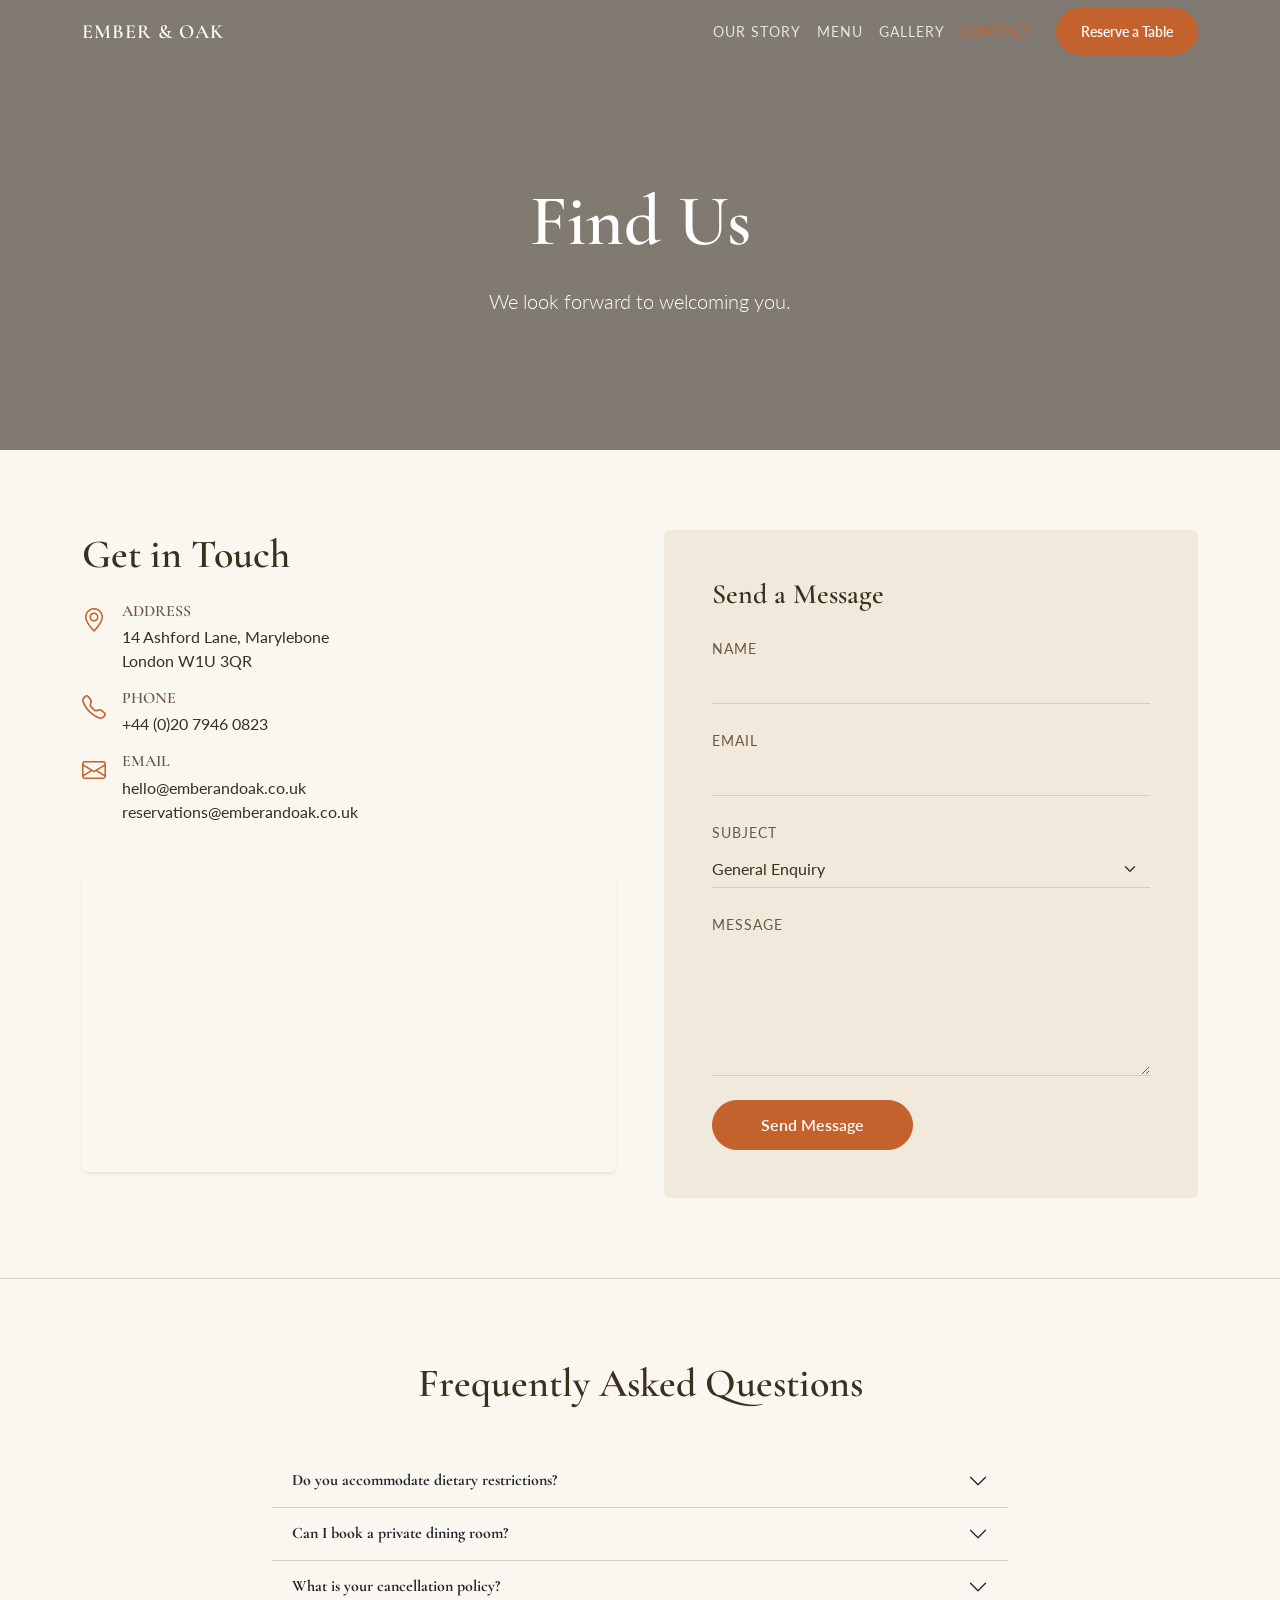
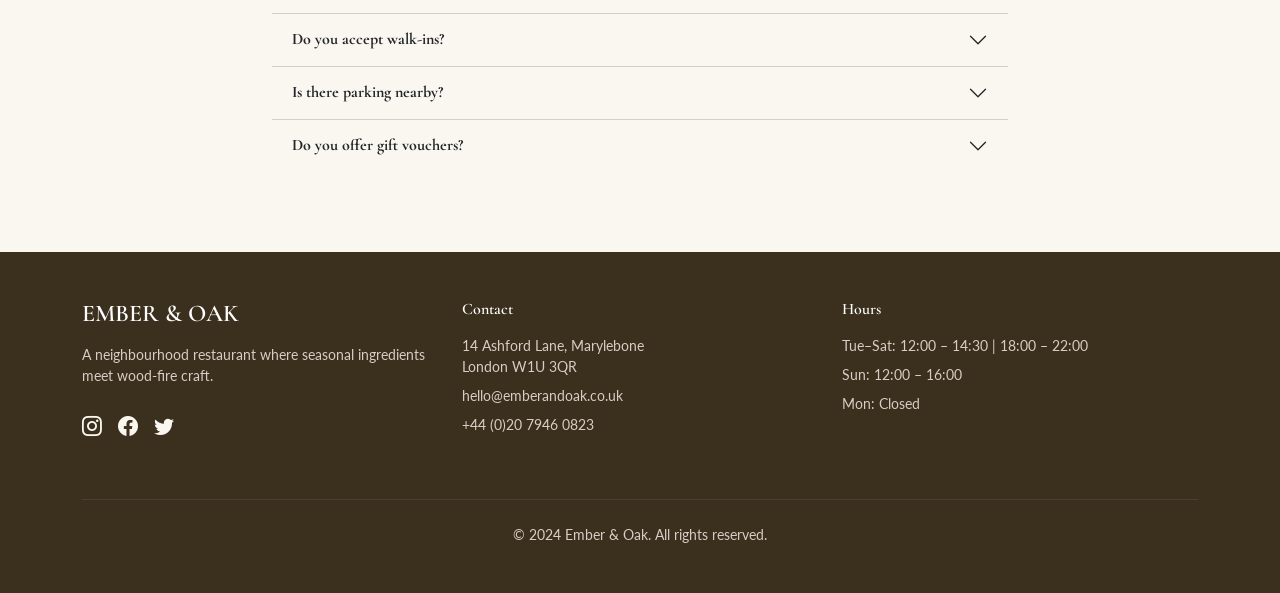
<file: contact.html>
<!DOCTYPE html>
<html lang="en">
<head>
    <meta charset="UTF-8">
    <meta name="viewport" content="width=device-width, initial-scale=1.0">
    <title>Contact & Location | Ember & Oak</title>
    
    <!-- Bootstrap 5.3 CSS -->
    <link rel="stylesheet" href="https://cdn.jsdelivr.net/npm/bootstrap@5.3.2/dist/css/bootstrap.min.css">
    <!-- Bootstrap Icons -->
    <link rel="stylesheet" href="https://cdn.jsdelivr.net/npm/bootstrap-icons@1.11.3/font/bootstrap-icons.min.css">
    <!-- Google Fonts -->
    <link href="https://fonts.googleapis.com/css2?family=Cormorant+Garamond:ital,wght@0,400;0,600;1,400&family=Lato:wght@300;400;700&display=swap" rel="stylesheet">
    <!-- Custom CSS -->
    <link rel="stylesheet" href="assets/css/style.css">
</head>
<body>

    <!-- Navbar -->
    <nav class="navbar navbar-expand-lg navbar-dark fixed-top navbar-custom navbar-solid">
        <div class="container">
            <a class="navbar-brand" href="index.html">EMBER & OAK</a>
            <button class="navbar-toggler border-0" type="button" data-bs-toggle="collapse" data-bs-target="#navbarNav">
                <i class="bi bi-list fs-1 text-white"></i>
            </button>
            <div class="collapse navbar-collapse" id="navbarNav">
                <ul class="navbar-nav ms-auto align-items-lg-center">
                     <li class="nav-item"><a class="nav-link" href="our-story.html">Our Story</a></li>
                    <li class="nav-item"><a class="nav-link" href="menu.html">Menu</a></li>
                     <li class="nav-item"><a class="nav-link" href="gallery.html">Gallery</a></li>
                    <li class="nav-item"><a class="nav-link" href="contact.html">Contact</a></li>
                    <li class="nav-item ms-lg-3 mt-3 mt-lg-0">
                        <a href="reservations.html" class="btn btn-primary btn-sm px-4 rounded-pill">Reserve a Table</a>
                    </li>
                </ul>
            </div>
        </div>
    </nav>

    <!-- Page Hero -->
    <header class="hero hero-sm" style="background-image: url('https://images.unsplash.com/photo-1517248135467-4c7edcad34c4?ixlib=rb-4.0.3&auto=format&fit=crop&w=1920&q=80');">
        <div class="container hero-content text-center pt-5">
            <h1 class="hero-title font-display">Find Us</h1>
            <p class="lead mb-0">We look forward to welcoming you.</p>
        </div>
    </header>

    <!-- Contact Split -->
    <section class="section-xl">
        <div class="container">
            <div class="row g-5">
                
                <!-- Info & Map -->
                <div class="col-lg-6">
                    <h2 class="font-display display-6 mb-4 text-oak">Get in Touch</h2>
                    
                    <div class="mb-5">
                        <div class="d-flex mb-3">
                            <i class="bi bi-geo-alt text-ember fs-4 me-3"></i>
                            <div>
                                <h6 class="text-uppercase tracking-wide text-bark mb-1">Address</h6>
                                <p class="text-oak mb-0">14 Ashford Lane, Marylebone<br>London W1U 3QR</p>
                            </div>
                        </div>
                        <div class="d-flex mb-3">
                            <i class="bi bi-telephone text-ember fs-4 me-3"></i>
                            <div>
                                <h6 class="text-uppercase tracking-wide text-bark mb-1">Phone</h6>
                                <p class="text-oak mb-0">+44 (0)20 7946 0823</p>
                            </div>
                        </div>
                        <div class="d-flex mb-3">
                            <i class="bi bi-envelope text-ember fs-4 me-3"></i>
                            <div>
                                <h6 class="text-uppercase tracking-wide text-bark mb-1">Email</h6>
                                <p class="text-oak mb-0">hello@emberandoak.co.uk<br>reservations@emberandoak.co.uk</p>
                            </div>
                        </div>
                    </div>

                    <!-- Map -->
                    <div class="ratio ratio-16x9 rounded overflow-hidden shadow-sm">
                        <!-- Using a generic coordinates for London since pb is not provided -->
                        <iframe src="https://www.google.com/maps/embed?pb=!1m18!1m12!1m3!1d2482.905020721206!2d-0.15444988422971268!3d51.51509997963653!2m3!1f0!2f0!3f0!3m2!1i1024!2i768!4f13.1!3m3!1m2!1s0x48761ad554c335c1%3A0xda2164b934c67c1a!2sMarylebone%20High%20St%2C%20London!5e0!3m2!1sen!2suk!4v1683889100000!5m2!1sen!2suk" allowfullscreen loading="lazy" referrerpolicy="no-referrer-when-downgrade"></iframe>
                    </div>
                </div>

                <!-- Contact Form -->
                <div class="col-lg-6">
                    <div class="bg-cream p-4 p-md-5 rounded h-100">
                        <h3 class="font-display h3 mb-4 text-oak">Send a Message</h3>
                        <form>
                            <div class="mb-4">
                                <label for="contactName" class="form-label">Name</label>
                                <input type="text" class="form-control border-smoke" id="contactName" required>
                            </div>
                            <div class="mb-4">
                                <label for="contactEmail" class="form-label">Email</label>
                                <input type="email" class="form-control border-smoke" id="contactEmail" required>
                            </div>
                            <div class="mb-4">
                                <label for="contactSubject" class="form-label">Subject</label>
                                <select class="form-select border-smoke" id="contactSubject">
                                    <option value="general">General Enquiry</option>
                                    <option value="private">Private Dining</option>
                                    <option value="press">Press & Media</option>
                                    <option value="feedback">Feedback</option>
                                </select>
                            </div>
                            <div class="mb-4">
                                <label for="contactMessage" class="form-label">Message</label>
                                <textarea class="form-control border-smoke" id="contactMessage" rows="5" required></textarea>
                            </div>
                            <button type="button" class="btn btn-primary rounded-pill px-5">Send Message</button>
                        </form>
                    </div>
                </div>

            </div>
        </div>
    </section>

    <!-- FAQ Accordion -->
    <section class="section-xl bg-linen border-top border-smoke">
        <div class="container">
            <div class="text-center mb-5">
                <h2 class="font-display display-6">Frequently Asked Questions</h2>
            </div>
            <div class="row justify-content-center">
                <div class="col-lg-8">
                    <div class="accordion accordion-flush" id="faqAccordion">
                        
                        <!-- FAQ 1 -->
                        <div class="accordion-item bg-transparent border-smoke">
                            <h2 class="accordion-header">
                                <button class="accordion-button collapsed bg-transparent text-oak fw-bold" type="button" data-bs-toggle="collapse" data-bs-target="#faq1">
                                    Do you accommodate dietary restrictions?
                                </button>
                            </h2>
                            <div id="faq1" class="accordion-collapse collapse" data-bs-parent="#faqAccordion">
                                <div class="accordion-body text-bark pt-0 pb-4">
                                    Yes, we accommodate most dietary requirements. Please inform us when making your reservation so our kitchen can prepare accordingly. Vegetarian options are always available.
                                </div>
                            </div>
                        </div>

                        <!-- FAQ 2 -->
                        <div class="accordion-item bg-transparent border-smoke">
                            <h2 class="accordion-header">
                                <button class="accordion-button collapsed bg-transparent text-oak fw-bold" type="button" data-bs-toggle="collapse" data-bs-target="#faq2">
                                    Can I book a private dining room?
                                </button>
                            </h2>
                            <div id="faq2" class="accordion-collapse collapse" data-bs-parent="#faqAccordion">
                                <div class="accordion-body text-bark pt-0 pb-4">
                                    We have a private dining room that accommodates up to 24 guests. It's available Tuesday through Saturday evenings. Please use the contact form above to enquire about availability and minimum spend.
                                </div>
                            </div>
                        </div>

                        <!-- FAQ 3 -->
                        <div class="accordion-item bg-transparent border-smoke">
                            <h2 class="accordion-header">
                                <button class="accordion-button collapsed bg-transparent text-oak fw-bold" type="button" data-bs-toggle="collapse" data-bs-target="#faq3">
                                    What is your cancellation policy?
                                </button>
                            </h2>
                            <div id="faq3" class="accordion-collapse collapse" data-bs-parent="#faqAccordion">
                                <div class="accordion-body text-bark pt-0 pb-4">
                                    We appreciate 24 hours' notice for cancellations. For parties of 6 or more, we may require a deposit which is fully refundable up to 48 hours before your booking.
                                </div>
                            </div>
                        </div>

                        <!-- FAQ 4 -->
                        <div class="accordion-item bg-transparent border-smoke">
                            <h2 class="accordion-header">
                                <button class="accordion-button collapsed bg-transparent text-oak fw-bold" type="button" data-bs-toggle="collapse" data-bs-target="#faq4">
                                    Do you accept walk-ins?
                                </button>
                            </h2>
                            <div id="faq4" class="accordion-collapse collapse" data-bs-parent="#faqAccordion">
                                <div class="accordion-body text-bark pt-0 pb-4">
                                    Yes, we keep a portion of our bar and counter seating available for walk-in guests on a first-come, first-served basis. However, reservations are strongly recommended for the main dining room.
                                </div>
                            </div>
                        </div>

                        <!-- FAQ 5 -->
                        <div class="accordion-item bg-transparent border-smoke">
                            <h2 class="accordion-header">
                                <button class="accordion-button collapsed bg-transparent text-oak fw-bold" type="button" data-bs-toggle="collapse" data-bs-target="#faq5">
                                    Is there parking nearby?
                                </button>
                            </h2>
                            <div id="faq5" class="accordion-collapse collapse" data-bs-parent="#faqAccordion">
                                <div class="accordion-body text-bark pt-0 pb-4">
                                    There is limited on-street pay-and-display parking available on Ashford Lane. The nearest public car park is a 5-minute walk away on Moxon Street.
                                </div>
                            </div>
                        </div>

                        <!-- FAQ 6 -->
                        <div class="accordion-item bg-transparent border-smoke">
                            <h2 class="accordion-header">
                                <button class="accordion-button collapsed bg-transparent text-oak fw-bold" type="button" data-bs-toggle="collapse" data-bs-target="#faq6">
                                    Do you offer gift vouchers?
                                </button>
                            </h2>
                            <div id="faq6" class="accordion-collapse collapse" data-bs-parent="#faqAccordion">
                                <div class="accordion-body text-bark pt-0 pb-4">
                                    Yes, we offer digital and physical gift vouchers. Please contact us or ask your server during your visit to purchase.
                                </div>
                            </div>
                        </div>

                    </div>
                </div>
            </div>
        </div>
    </section>

    <!-- Footer -->
    <footer class="section-lg">
        <div class="container text-center text-md-start">
            <div class="row g-4">
                <div class="col-md-4 mb-4 mb-md-0">
                    <h4 class="font-display text-white mb-3">EMBER & OAK</h4>
                    <p class="text-smoke small mb-4">A neighbourhood restaurant where seasonal ingredients meet wood-fire craft.</p>
                    <div class="d-flex gap-3 justify-content-center justify-content-md-start">
                        <a href="#"><i class="bi bi-instagram fs-5"></i></a>
                        <a href="#"><i class="bi bi-facebook fs-5"></i></a>
                        <a href="#"><i class="bi bi-twitter fs-5"></i></a>
                    </div>
                </div>
                <div class="col-md-4 mb-4 mb-md-0">
                    <h5 class="text-white mb-3 fs-6">Contact</h5>
                    <ul class="list-unstyled text-smoke small">
                        <li class="mb-2">14 Ashford Lane, Marylebone<br>London W1U 3QR</li>
                        <li class="mb-2">hello@emberandoak.co.uk</li>
                        <li>+44 (0)20 7946 0823</li>
                    </ul>
                </div>
                <div class="col-md-4">
                    <h5 class="text-white mb-3 fs-6">Hours</h5>
                    <ul class="list-unstyled text-smoke small">
                        <li class="mb-2">Tue–Sat: 12:00 – 14:30 | 18:00 – 22:00</li>
                        <li class="mb-2">Sun: 12:00 – 16:00</li>
                        <li>Mon: Closed</li>
                    </ul>
                </div>
            </div>
            <hr class="border-secondary mt-5 mb-4">
            <p class="text-center text-smoke small mb-0">&copy; 2024 Ember & Oak. All rights reserved.</p>
        </div>
    </footer>

    <!-- Bootstrap 5 JS -->
    <script src="https://cdn.jsdelivr.net/npm/bootstrap@5.3.2/dist/js/bootstrap.bundle.min.js"></script>
    <!-- Custom JS -->
    <script src="assets/js/main.js"></script>
</body>
</html>
</file>
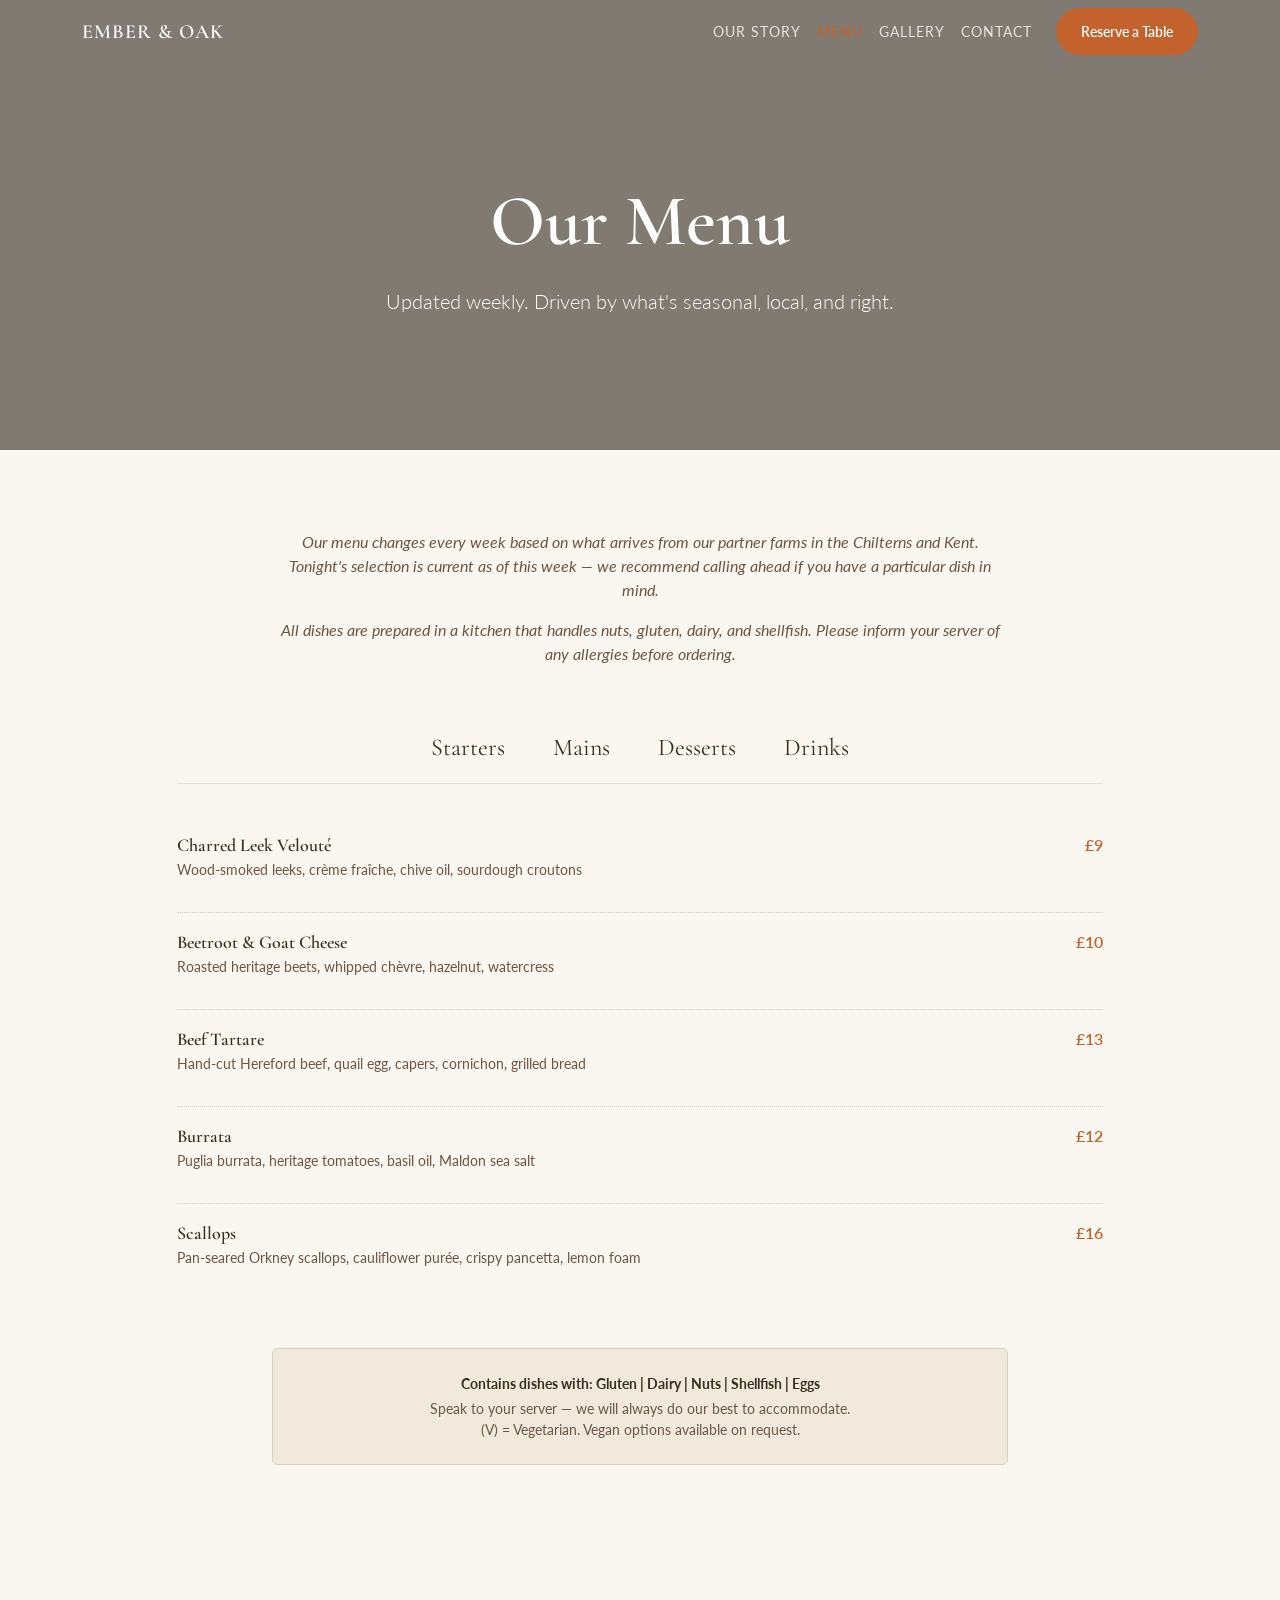
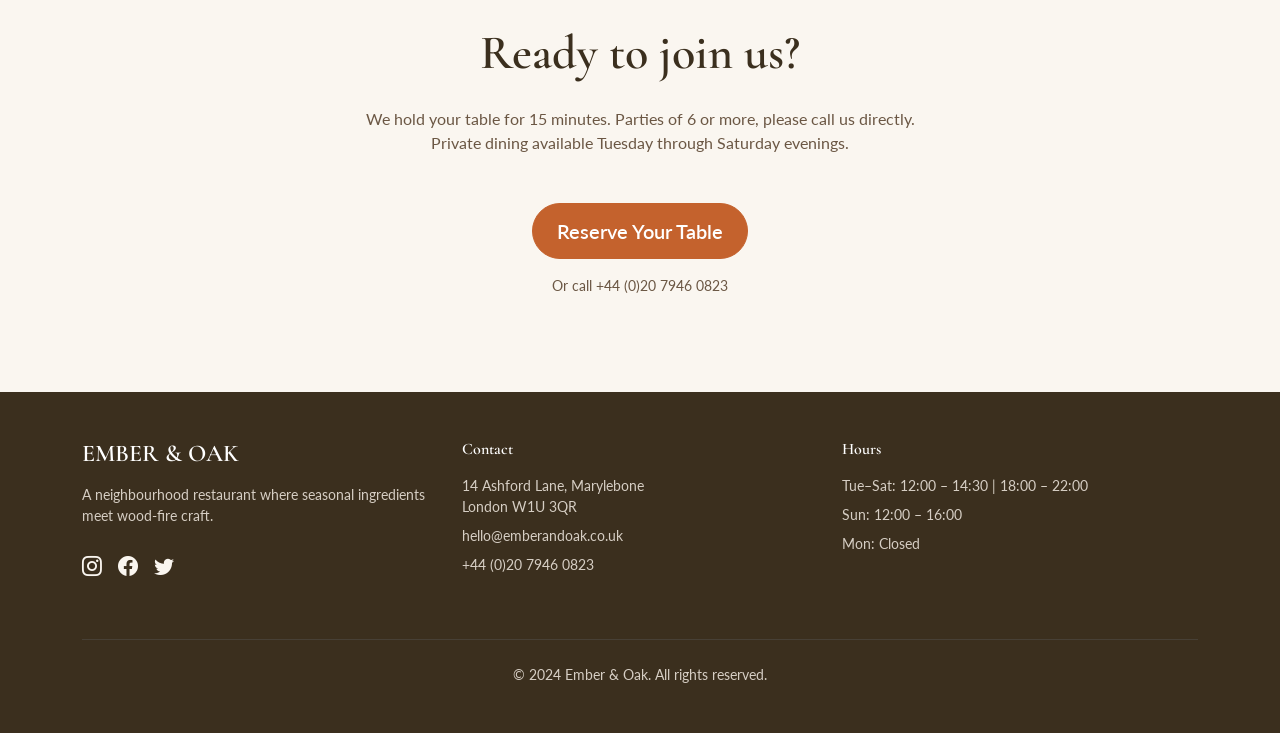
<file: menu.html>
<!DOCTYPE html>
<html lang="en">
<head>
    <meta charset="UTF-8">
    <meta name="viewport" content="width=device-width, initial-scale=1.0">
    <title>Menu | Ember & Oak</title>
    
    <!-- Bootstrap 5.3 CSS -->
    <link rel="stylesheet" href="https://cdn.jsdelivr.net/npm/bootstrap@5.3.2/dist/css/bootstrap.min.css">
    <!-- Bootstrap Icons -->
    <link rel="stylesheet" href="https://cdn.jsdelivr.net/npm/bootstrap-icons@1.11.3/font/bootstrap-icons.min.css">
    <!-- Google Fonts -->
    <link href="https://fonts.googleapis.com/css2?family=Cormorant+Garamond:ital,wght@0,400;0,600;1,400&family=Lato:wght@300;400;700&display=swap" rel="stylesheet">
    <!-- Custom CSS -->
    <link rel="stylesheet" href="assets/css/style.css">
</head>
<body>

    <!-- Navbar -->
    <nav class="navbar navbar-expand-lg navbar-dark fixed-top navbar-custom navbar-solid">
        <div class="container">
            <a class="navbar-brand" href="index.html">EMBER & OAK</a>
            <button class="navbar-toggler border-0" type="button" data-bs-toggle="collapse" data-bs-target="#navbarNav">
                <i class="bi bi-list fs-1 text-white"></i>
            </button>
            <div class="collapse navbar-collapse" id="navbarNav">
                <ul class="navbar-nav ms-auto align-items-lg-center">
                     <li class="nav-item"><a class="nav-link" href="our-story.html">Our Story</a></li>
                    <li class="nav-item"><a class="nav-link" href="menu.html">Menu</a></li>
                     <li class="nav-item"><a class="nav-link" href="gallery.html">Gallery</a></li>
                    <li class="nav-item"><a class="nav-link" href="contact.html">Contact</a></li>
                    <li class="nav-item ms-lg-3 mt-3 mt-lg-0">
                        <a href="reservations.html" class="btn btn-primary btn-sm px-4 rounded-pill">Reserve a Table</a>
                    </li>
                </ul>
            </div>
        </div>
    </nav>

    <!-- Page Hero -->
    <header class="hero hero-sm" style="background-image: url('https://images.unsplash.com/photo-1550966871-3ed3cdb5ed0c?ixlib=rb-4.0.3&auto=format&fit=crop&w=1920&q=80');">
        <div class="container hero-content text-center pt-5">
            <h1 class="hero-title font-display">Our Menu</h1>
            <p class="lead mb-0">Updated weekly. Driven by what's seasonal, local, and right.</p>
        </div>
    </header>

    <!-- Menu Section -->
    <section class="section-xl">
        <div class="container">
            <!-- Intro Note -->
            <div class="row justify-content-center mb-5">
                <div class="col-lg-8 text-center">
                    <p class="fst-italic text-bark">Our menu changes every week based on what arrives from our partner farms in the Chilterns and Kent. Tonight's selection is current as of this week — we recommend calling ahead if you have a particular dish in mind.</p>
                    <p class="fst-italic text-bark mb-0">All dishes are prepared in a kitchen that handles nuts, gluten, dairy, and shellfish. Please inform your server of any allergies before ordering.</p>
                </div>
            </div>

            <!-- Tabs -->
            <div class="row justify-content-center">
                <div class="col-lg-10">
                    <ul class="nav nav-tabs justify-content-center mb-5" id="menuTabs" role="tablist">
                        <li class="nav-item" role="presentation">
                            <button class="nav-link active" id="starters-tab" data-bs-toggle="tab" data-bs-target="#starters" type="button" role="tab">Starters</button>
                        </li>
                        <li class="nav-item" role="presentation">
                            <button class="nav-link" id="mains-tab" data-bs-toggle="tab" data-bs-target="#mains" type="button" role="tab">Mains</button>
                        </li>
                        <li class="nav-item" role="presentation">
                            <button class="nav-link" id="desserts-tab" data-bs-toggle="tab" data-bs-target="#desserts" type="button" role="tab">Desserts</button>
                        </li>
                        <li class="nav-item" role="presentation">
                            <button class="nav-link" id="drinks-tab" data-bs-toggle="tab" data-bs-target="#drinks" type="button" role="tab">Drinks</button>
                        </li>
                    </ul>

                    <div class="tab-content" id="menuTabsContent">
                        <!-- Starters -->
                        <div class="tab-pane fade show active" id="starters" role="tabpanel">
                            <div class="menu-item">
                                <div>
                                    <div class="menu-item-name">Charred Leek Velouté</div>
                                    <div class="menu-item-desc">Wood-smoked leeks, crème fraîche, chive oil, sourdough croutons</div>
                                </div>
                                <div class="menu-item-price">£9</div>
                            </div>
                            <div class="menu-divider"></div>
                            
                            <div class="menu-item">
                                <div>
                                    <div class="menu-item-name">Beetroot & Goat Cheese</div>
                                    <div class="menu-item-desc">Roasted heritage beets, whipped chèvre, hazelnut, watercress</div>
                                </div>
                                <div class="menu-item-price">£10</div>
                            </div>
                            <div class="menu-divider"></div>

                            <div class="menu-item">
                                <div>
                                    <div class="menu-item-name">Beef Tartare</div>
                                    <div class="menu-item-desc">Hand-cut Hereford beef, quail egg, capers, cornichon, grilled bread</div>
                                </div>
                                <div class="menu-item-price">£13</div>
                            </div>
                            <div class="menu-divider"></div>

                            <div class="menu-item">
                                <div>
                                    <div class="menu-item-name">Burrata</div>
                                    <div class="menu-item-desc">Puglia burrata, heritage tomatoes, basil oil, Maldon sea salt</div>
                                </div>
                                <div class="menu-item-price">£12</div>
                            </div>
                            <div class="menu-divider"></div>

                            <div class="menu-item">
                                <div>
                                    <div class="menu-item-name">Scallops</div>
                                    <div class="menu-item-desc">Pan-seared Orkney scallops, cauliflower purée, crispy pancetta, lemon foam</div>
                                </div>
                                <div class="menu-item-price">£16</div>
                            </div>
                        </div>

                        <!-- Mains -->
                        <div class="tab-pane fade" id="mains" role="tabpanel">
                            <div class="menu-item">
                                <div>
                                    <div class="menu-item-name">Oak-Smoked Duck Breast</div>
                                    <div class="menu-item-desc">Cherry jus, celeriac gratin, charred spring onion, duck fat crouton</div>
                                </div>
                                <div class="menu-item-price">£28</div>
                            </div>
                            <div class="menu-divider"></div>
                            
                            <div class="menu-item">
                                <div>
                                    <div class="menu-item-name">Wood-Fire Lamb Rack</div>
                                    <div class="menu-item-desc">Herb crust, roasted garlic, flageolet beans, rosemary jus</div>
                                </div>
                                <div class="menu-item-price">£32</div>
                            </div>
                            <div class="menu-divider"></div>

                            <div class="menu-item">
                                <div>
                                    <div class="menu-item-name">Dry-Aged Rib-Eye (250g)</div>
                                    <div class="menu-item-desc">35-day aged Longhorn, beef dripping chips, watercress, béarnaise</div>
                                </div>
                                <div class="menu-item-price">£38</div>
                            </div>
                            <div class="menu-divider"></div>

                            <div class="menu-item">
                                <div>
                                    <div class="menu-item-name">Wild Mushroom Risotto <span class="badge bg-oak ms-2 fw-normal">(V)</span></div>
                                    <div class="menu-item-desc">Porcini & shiitake, aged Parmesan, truffle oil, crispy sage</div>
                                </div>
                                <div class="menu-item-price">£22</div>
                            </div>
                            <div class="menu-divider"></div>

                            <div class="menu-item">
                                <div>
                                    <div class="menu-item-name">Whole Roasted Sea Bass</div>
                                    <div class="menu-item-desc">Fennel & orange salsa, saffron potatoes, brown butter, samphire</div>
                                </div>
                                <div class="menu-item-price">£26</div>
                            </div>
                            <div class="menu-divider"></div>

                            <div class="menu-item">
                                <div>
                                    <div class="menu-item-name">Confit Chicken</div>
                                    <div class="menu-item-desc">Free-range thigh, leek fondue, chanterelles, chicken jus, gremolata</div>
                                </div>
                                <div class="menu-item-price">£24</div>
                            </div>
                        </div>

                        <!-- Desserts -->
                        <div class="tab-pane fade" id="desserts" role="tabpanel">
                            <div class="menu-item">
                                <div>
                                    <div class="menu-item-name">Burnt Basque Cheesecake</div>
                                    <div class="menu-item-desc">Caramelised top, blackberry coulis, lavender cream</div>
                                </div>
                                <div class="menu-item-price">£9</div>
                            </div>
                            <div class="menu-divider"></div>
                            
                            <div class="menu-item">
                                <div>
                                    <div class="menu-item-name">Chocolate Fondant</div>
                                    <div class="menu-item-desc">70% Valrhona, pistachio gelato, praline crumble</div>
                                </div>
                                <div class="menu-item-price">£10</div>
                            </div>
                            <div class="menu-divider"></div>

                            <div class="menu-item">
                                <div>
                                    <div class="menu-item-name">Poached Pear</div>
                                    <div class="menu-item-desc">Earl Grey pear, honey pannacotta, almond tuile</div>
                                </div>
                                <div class="menu-item-price">£9</div>
                            </div>
                            <div class="menu-divider"></div>

                            <div class="menu-item">
                                <div>
                                    <div class="menu-item-name">Cheese Board (3 pcs)</div>
                                    <div class="menu-item-desc">Comté, Époisses, Colston Bassett Stilton, quince, crackers</div>
                                </div>
                                <div class="menu-item-price">£14</div>
                            </div>
                        </div>

                        <!-- Drinks -->
                        <div class="tab-pane fade" id="drinks" role="tabpanel">
                            <h4 class="font-display mb-4 text-ember">Cocktails</h4>
                            <div class="menu-item">
                                <div>
                                    <div class="menu-item-name">Smoked Negroni</div>
                                    <div class="menu-item-desc">Bourbon, campari, sweet vermouth, applewood smoke</div>
                                </div>
                                <div class="menu-item-price">£14</div>
                            </div>
                            <div class="menu-divider"></div>
                            
                            <div class="menu-item">
                                <div>
                                    <div class="menu-item-name">Oak & Honey</div>
                                    <div class="menu-item-desc">Laphroaig, honey syrup, lemon, thyme</div>
                                </div>
                                <div class="menu-item-price">£13</div>
                            </div>
                            <div class="menu-divider"></div>

                            <div class="menu-item">
                                <div>
                                    <div class="menu-item-name">Ember Sour</div>
                                    <div class="menu-item-desc">Mezcal, blood orange, egg white, chilli salt rim</div>
                                </div>
                                <div class="menu-item-price">£13</div>
                            </div>
                            <div class="menu-divider"></div>

                            <h4 class="font-display mt-5 mb-4 text-ember">Wine (by the glass)</h4>
                            <div class="menu-item">
                                <div>
                                    <div class="menu-item-name">Sancerre, Domaine Vacheron, 2022</div>
                                </div>
                                <div class="menu-item-price">£13</div>
                            </div>
                            <div class="menu-divider"></div>
                            
                            <div class="menu-item">
                                <div>
                                    <div class="menu-item-name">Barolo, Giacomo Conterno, 2019</div>
                                </div>
                                <div class="menu-item-price">£18</div>
                            </div>
                            <div class="menu-divider"></div>

                            <h4 class="font-display mt-5 mb-4 text-ember">Non-Alcoholic</h4>
                            <div class="menu-item">
                                <div>
                                    <div class="menu-item-name">Seedlip Spice & Tonic</div>
                                </div>
                                <div class="menu-item-price">£8</div>
                            </div>
                            <div class="menu-divider"></div>
                            
                            <div class="menu-item">
                                <div>
                                    <div class="menu-item-name">House Shrub Lemonade</div>
                                    <div class="menu-item-desc">Rotating seasonal</div>
                                </div>
                                <div class="menu-item-price">£5</div>
                            </div>
                        </div>

                    </div>
                </div>
            </div>

            <!-- Allergen Notice Box -->
            <div class="row justify-content-center mt-5">
                <div class="col-lg-8">
                    <div class="p-4 border border-smoke text-center bg-cream rounded">
                        <p class="small mb-1 fw-bold text-oak">Contains dishes with: Gluten | Dairy | Nuts | Shellfish | Eggs</p>
                        <p class="small text-bark mb-0">Speak to your server — we will always do our best to accommodate.<br>(V) = Vegetarian. Vegan options available on request.</p>
                    </div>
                </div>
            </div>
        </div>
    </section>

    <!-- Reservations CTA -->
    <section class="section-xl text-center" style="background-color: var(--color-linen);">
        <div class="container">
            <h2 class="font-display display-5 mb-4">Ready to join us?</h2>
            <p class="text-bark mx-auto mb-5" style="max-width: 600px;">We hold your table for 15 minutes. Parties of 6 or more, please call us directly. Private dining available Tuesday through Saturday evenings.</p>
            <a href="reservations.html" class="btn btn-primary btn-lg mb-3">Reserve Your Table</a>
            <p class="text-bark small">Or call +44 (0)20 7946 0823</p>
        </div>
    </section>

    <!-- Footer -->
    <footer class="section-lg">
        <div class="container text-center text-md-start">
            <div class="row g-4">
                <div class="col-md-4 mb-4 mb-md-0">
                    <h4 class="font-display text-white mb-3">EMBER & OAK</h4>
                    <p class="text-smoke small mb-4">A neighbourhood restaurant where seasonal ingredients meet wood-fire craft.</p>
                    <div class="d-flex gap-3 justify-content-center justify-content-md-start">
                        <a href="#"><i class="bi bi-instagram fs-5"></i></a>
                        <a href="#"><i class="bi bi-facebook fs-5"></i></a>
                        <a href="#"><i class="bi bi-twitter fs-5"></i></a>
                    </div>
                </div>
                <div class="col-md-4 mb-4 mb-md-0">
                    <h5 class="text-white mb-3 fs-6">Contact</h5>
                    <ul class="list-unstyled text-smoke small">
                        <li class="mb-2">14 Ashford Lane, Marylebone<br>London W1U 3QR</li>
                        <li class="mb-2">hello@emberandoak.co.uk</li>
                        <li>+44 (0)20 7946 0823</li>
                    </ul>
                </div>
                <div class="col-md-4">
                    <h5 class="text-white mb-3 fs-6">Hours</h5>
                    <ul class="list-unstyled text-smoke small">
                        <li class="mb-2">Tue–Sat: 12:00 – 14:30 | 18:00 – 22:00</li>
                        <li class="mb-2">Sun: 12:00 – 16:00</li>
                        <li>Mon: Closed</li>
                    </ul>
                </div>
            </div>
            <hr class="border-secondary mt-5 mb-4">
            <p class="text-center text-smoke small mb-0">&copy; 2024 Ember & Oak. All rights reserved.</p>
        </div>
    </footer>

    <!-- Bootstrap 5 JS -->
    <script src="https://cdn.jsdelivr.net/npm/bootstrap@5.3.2/dist/js/bootstrap.bundle.min.js"></script>
    <!-- Custom JS -->
    <script src="assets/js/main.js"></script>
</body>
</html>
</file>
<file: assets/css/style.css>
:root {
  /* Primary Palette */
  --color-ember:       #C4622D;
  --color-ember-dark:  #8B3A18;
  --color-ember-light: #F2D5B8;

  /* Neutrals */
  --color-oak:         #3B2F1E;
  --color-bark:        #6B5744;
  --color-linen:       #FAF6F0;
  --color-cream:       #F0E9DC;
  --color-smoke:       #D6CEC4;

  /* Functional */
  --color-success:     #3A7D44;
  --color-error:       #B93232;
  --color-white:       #FFFFFF;

  /* Overlay */
  --overlay-dark:      rgba(30, 20, 10, 0.55);
  --overlay-deeper:    rgba(30, 20, 10, 0.75);

  --font-display: 'Cormorant Garamond', Georgia, serif;
  --font-body:    'Lato', system-ui, sans-serif;

  /* Scale */
  --text-xs:   0.75rem;
  --text-sm:   0.875rem;
  --text-base: 1rem;
  --text-lg:   1.125rem;
  --text-xl:   1.5rem;
  --text-2xl:  2rem;
  --text-3xl:  3rem;
  --text-4xl:  4.5rem;

  /* Weight */
  --weight-light:   300;
  --weight-regular: 400;
  --weight-semi:    600;

  /* Spacing */
  --space-xs:  0.5rem;
  --space-sm:  1rem;
  --space-md:  1.5rem;
  --space-lg:  3rem;
  --space-xl:  5rem;
  --space-2xl: 8rem;

  --radius-sm:   4px;
  --radius-md:   8px;
  --radius-pill: 50px;
  --border-standard: 1px solid var(--color-smoke);
}

body {
  font-family: var(--font-body);
  background-color: var(--color-linen);
  color: var(--color-oak);
}

h1, h2, h3, h4, h5, h6, .font-display {
  font-family: var(--font-display);
  font-weight: var(--weight-semi);
  color: var(--color-oak);
}

.text-bark { color: var(--color-bark) !important; }
.text-ember { color: var(--color-ember) !important; }
.text-linen { color: var(--color-linen) !important; }
.text-smoke { color: var(--color-smoke) !important; }

.bg-ember { background-color: var(--color-ember) !important; color: var(--color-white); }
.bg-cream { background-color: var(--color-cream) !important; }
.bg-oak { background-color: var(--color-oak) !important; color: var(--color-linen); }

.border-smoke { border-color: var(--color-smoke) !important; }

/* Sections */
.section-xl { padding: var(--space-xl) 0; }
.section-lg { padding: var(--space-lg) 0; }
.section-md { padding: var(--space-md) 0; }

.btn-primary {
  background-color: var(--color-ember);
  border-color: var(--color-ember);
  border-radius: var(--radius-pill);
  padding: 0.75rem 1.5rem;
  font-weight: var(--weight-semi);
  transition: all 0.3s ease;
}

.btn-primary:hover {
  background-color: var(--color-ember-dark);
  border-color: var(--color-ember-dark);
}

.btn-outline-light {
  border-radius: var(--radius-pill);
  padding: 0.75rem 1.5rem;
  font-weight: var(--weight-semi);
}

.btn-outline-dark {
  border-radius: var(--radius-pill);
  padding: 0.75rem 1.5rem;
  font-weight: var(--weight-semi);
  border-color: var(--color-oak);
  color: var(--color-oak);
}
.btn-outline-dark:hover {
  background-color: var(--color-oak);
  color: var(--color-linen);
}

/* Navbar */
.navbar-custom {
  transition: all 0.3s ease;
}
.navbar-custom.scrolled {
  background-color: rgba(59, 47, 30, 0.95); /* Oak color */
  backdrop-filter: blur(10px);
}
.navbar-custom.navbar-solid {
  background-color: var(--color-oak);
}
.navbar-custom .navbar-brand {
  font-family: var(--font-display);
  font-weight: var(--weight-semi);
  letter-spacing: 1px;
}
.navbar-custom .nav-link {
  font-family: var(--font-body);
  font-size: var(--text-sm);
  text-transform: uppercase;
  letter-spacing: 1px;
  color: rgba(255,255,255,0.8);
}
.navbar-custom .nav-link:hover {
  color: var(--color-white);
}
.navbar-custom .nav-link.active {
  color: var(--color-ember) !important;
}

/* Mobile Nav Overlay */
@media (max-width: 991.98px) {
  .navbar-collapse {
    background-color: var(--color-oak);
    padding: var(--space-md);
    position: absolute;
    top: 100%;
    left: 0;
    right: 0;
    border-top: 1px solid var(--color-bark);
  }
}

/* Hero */
.hero {
  min-height: 100vh;
  position: relative;
  background-size: cover;
  background-position: center;
  display: flex;
  align-items: center;
}
.hero-sm {
  min-height: 50vh;
}
.hero::before, .hero-sm::before {
  content: '';
  position: absolute;
  top: 0; left: 0; right: 0; bottom: 0;
  background: var(--overlay-dark);
}
.hero-content {
  position: relative;
  z-index: 1;
  color: var(--color-white);
}
.hero-title {
  font-size: var(--text-4xl);
  line-height: 1.1;
  margin-bottom: var(--space-md);
  color: var(--color-white) !important;
}
@media (max-width: 768px) {
  .hero-title { font-size: var(--text-3xl); }
}

/* Cards */
.card-featured {
  background: transparent;
  border: none;
}
.card-featured img {
  border-radius: var(--radius-md);
  margin-bottom: var(--space-sm);
  aspect-ratio: 4/3;
  object-fit: cover;
}
.card-featured .card-title {
  font-family: var(--font-display);
  font-size: var(--text-xl);
}

/* Blockquote */
.quote-section {
  background-color: var(--color-oak);
  color: var(--color-linen);
  text-align: center;
}
.quote-section blockquote {
  font-family: var(--font-display);
  font-size: var(--text-2xl);
  font-style: italic;
  max-width: 800px;
  margin: 0 auto var(--space-md) auto;
}

/* Instagram Strip */
.insta-grid {
  display: grid;
  grid-template-columns: repeat(2, 1fr);
  gap: 0;
}
@media (min-width: 768px) {
  .insta-grid { grid-template-columns: repeat(6, 1fr); }
}
.insta-grid img {
  width: 100%;
  aspect-ratio: 1;
  object-fit: cover;
  transition: opacity 0.3s ease;
}
.insta-item {
  position: relative;
  overflow: hidden;
  display: block;
}
.insta-item::after {
  content: '\F437'; /* bootstrap icon */
  font-family: "bootstrap-icons";
  position: absolute;
  top: 50%;
  left: 50%;
  transform: translate(-50%, -50%);
  color: white;
  font-size: 2rem;
  opacity: 0;
  transition: opacity 0.3s ease;
}
.insta-item:hover img {
  opacity: 0.5;
}
.insta-item:hover::after {
  opacity: 1;
}

/* Forms */
.form-control, .form-select {
  background-color: transparent;
  border: none;
  border-bottom: 1px solid var(--color-bark);
  border-radius: 0;
  padding-left: 0;
  color: var(--color-oak);
}
.form-control:focus, .form-select:focus {
  background-color: transparent;
  border-color: var(--color-ember);
  box-shadow: none;
  color: var(--color-oak);
}
.form-label {
  font-size: var(--text-sm);
  color: var(--color-bark);
  text-transform: uppercase;
  letter-spacing: 1px;
}

/* Menu Page */
.nav-tabs .nav-link {
  color: var(--color-oak);
  border: none;
  border-bottom: 2px solid transparent;
  font-family: var(--font-display);
  font-size: var(--text-xl);
  padding: var(--space-sm) var(--space-md);
  margin-bottom: -1px;
}
.nav-tabs .nav-link:hover {
  border-color: transparent;
  color: var(--color-ember);
}
.nav-tabs .nav-link.active {
  color: var(--color-ember);
  background: transparent;
  border-color: transparent;
  border-bottom-color: var(--color-ember);
}

.menu-item {
  display: flex;
  justify-content: space-between;
  align-items: baseline;
  margin-bottom: var(--space-sm);
}
.menu-item-name {
  font-family: var(--font-display);
  font-size: var(--text-lg);
  font-weight: var(--weight-semi);
}
.menu-item-price {
  color: var(--color-ember);
  font-weight: var(--weight-semi);
  margin-left: var(--space-md);
}
.menu-item-desc {
  font-size: var(--text-sm);
  color: var(--color-bark);
  margin-bottom: var(--space-sm);
}
.menu-divider {
  border-top: 1px dotted var(--color-smoke);
  margin: var(--space-sm) 0;
}

/* Gallery Masonry */
.gallery-grid {
  column-count: 1;
  column-gap: var(--space-md);
}
@media (min-width: 576px) { .gallery-grid { column-count: 2; } }
@media (min-width: 992px) { .gallery-grid { column-count: 3; } }
.gallery-item {
  break-inside: avoid;
  margin-bottom: var(--space-md);
  cursor: pointer;
  position: relative;
}
.gallery-item img {
  width: 100%;
  border-radius: var(--radius-sm);
  transition: transform 0.3s ease;
}
.gallery-item:hover img {
  transform: scale(1.02);
}

/* Filter Buttons */
.filter-btn {
  background: transparent;
  border: 1px solid var(--color-smoke);
  color: var(--color-oak);
  border-radius: var(--radius-pill);
  padding: 0.5rem 1rem;
  margin: 0.25rem;
  font-size: var(--text-sm);
  transition: all 0.3s ease;
}
.filter-btn:hover, .filter-btn.active {
  background: var(--color-oak);
  color: var(--color-linen);
  border-color: var(--color-oak);
}

/* Footer */
footer {
  background-color: var(--color-oak);
  color: var(--color-linen);
}
footer a {
  color: var(--color-linen);
  text-decoration: none;
}
footer a:hover {
  color: var(--color-ember);
}
</file>
